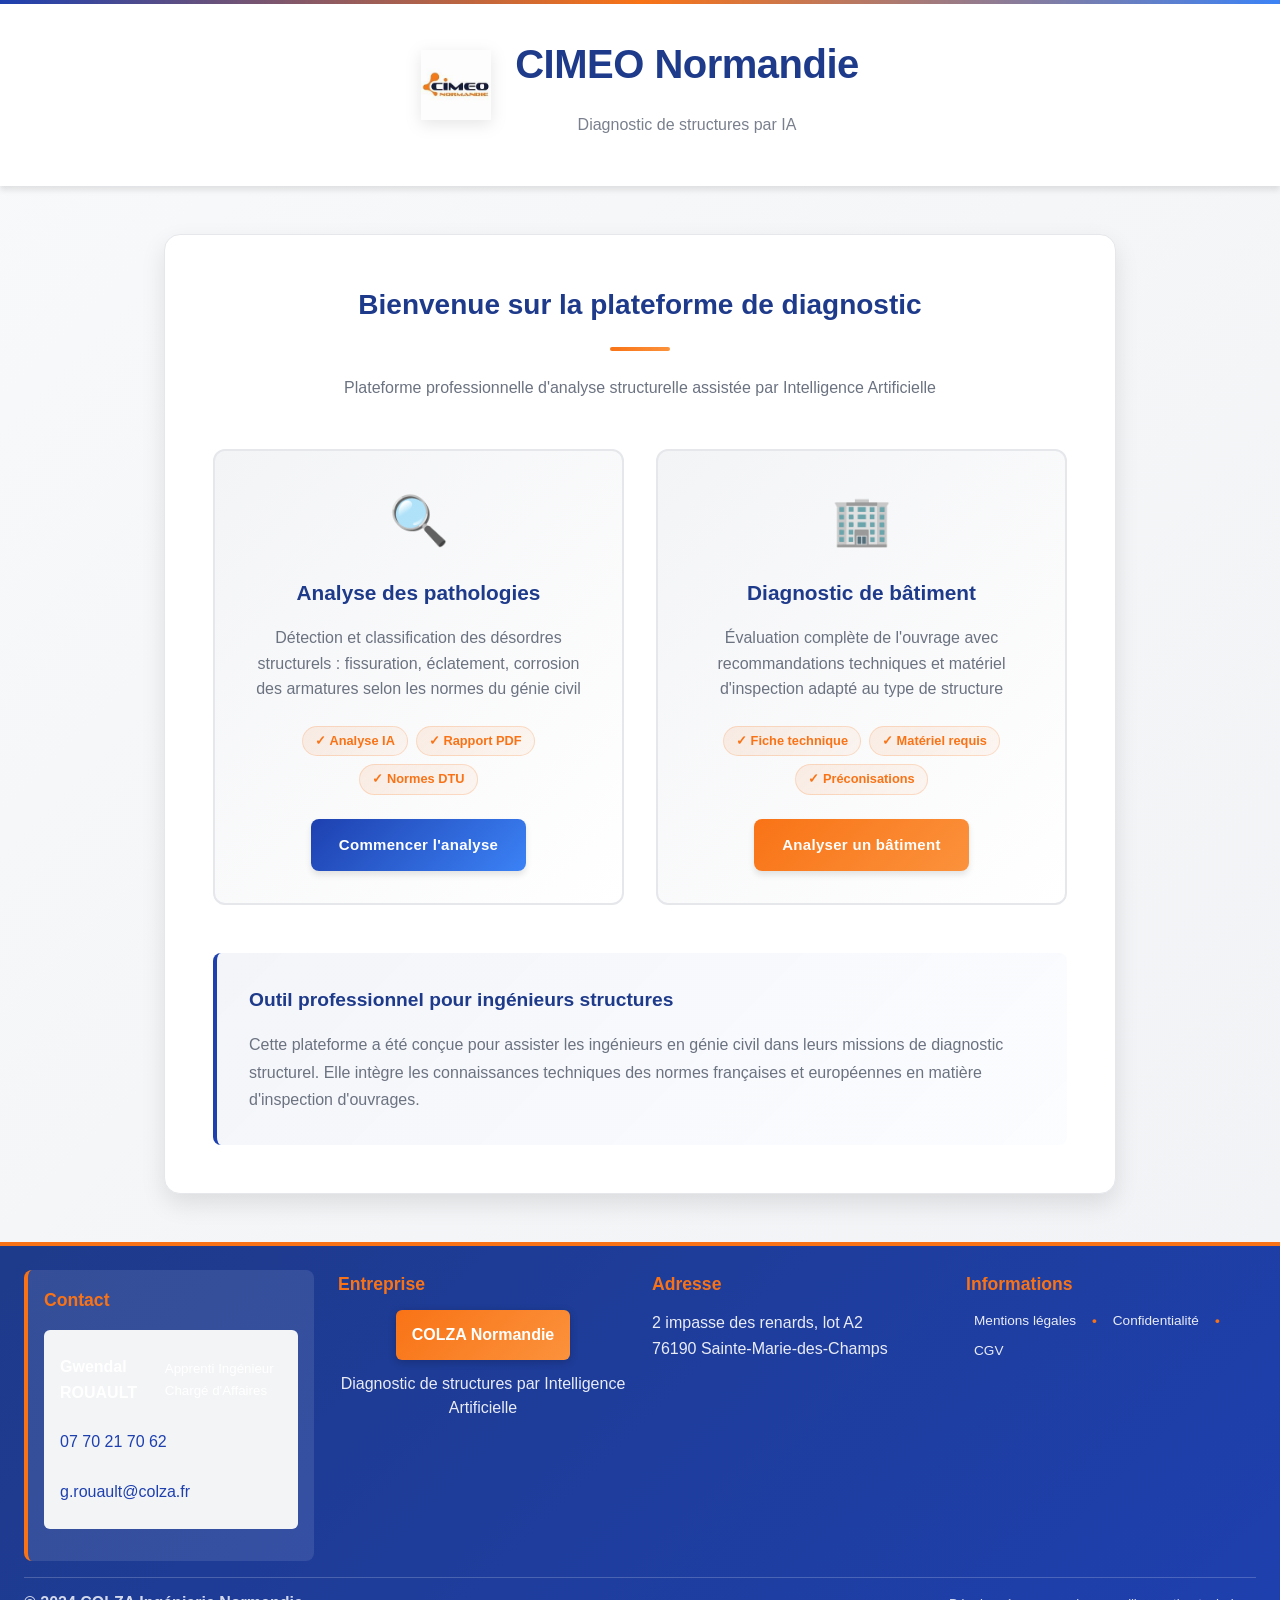
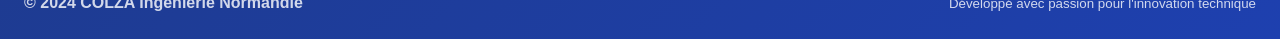
<file: index.html>
<!DOCTYPE html>
<html lang="fr">
<head>
  <meta charset="utf-8">
  <meta name="viewport" content="width=device-width, initial-scale=1.0">
  <title>CIMEO Normandie - Diagnostic de structures par IA</title>
  <link rel="stylesheet" href="assets/style.css">
  <script src="assets/footer.js"></script>
</head>
<body>
  <!-- Header -->
  <div class="header">
    <a href="index.html" class="logo-link">
      <div class="logo">
        <img src="assets/logo_cimeo_normandie.png" alt="CIMEO Normandie" class="logo-image">
        <div>
          <div class="company-name">CIMEO Normandie</div>
          <div class="company-tagline">Diagnostic de structures par IA</div>
        </div>
      </div>
    </a>
  </div>

  <!-- Main Container -->
  <div class="container">
    <div class="main-card">
      <h2 class="section-title">Bienvenue sur la plateforme de diagnostic</h2>
      <p class="intro-text">Plateforme professionnelle d'analyse structurelle assistée par Intelligence Artificielle</p>
      
      <div class="home-grid">
        <!-- Card 1: Analyse des pathologies -->
        <div class="home-card">
          <div class="card-icon">🔍</div>
          <h3>Analyse des pathologies</h3>
          <p>Détection et classification des désordres structurels : fissuration, éclatement, corrosion des armatures selon les normes du génie civil</p>
          <div class="card-features">
            <span class="feature-tag">✓ Analyse IA</span>
            <span class="feature-tag">✓ Rapport PDF</span>
            <span class="feature-tag">✓ Normes DTU</span>
          </div>
          <a href="desordres.html" class="btn btn-primary">Commencer l'analyse</a>
        </div>

        <!-- Card 2: Analyse de bâtiment -->
        <div class="home-card">
          <div class="card-icon">🏢</div>
          <h3>Diagnostic de bâtiment</h3>
          <p>Évaluation complète de l'ouvrage avec recommandations techniques et matériel d'inspection adapté au type de structure</p>
          <div class="card-features">
            <span class="feature-tag">✓ Fiche technique</span>
            <span class="feature-tag">✓ Matériel requis</span>
            <span class="feature-tag">✓ Préconisations</span>
          </div>
          <a href="batiment.html" class="btn btn-secondary">Analyser un bâtiment</a>
        </div>
      </div>

      <!-- Info Section -->
      <div class="info-section">
        <h3>Outil professionnel pour ingénieurs structures</h3>
        <p>Cette plateforme a été conçue pour assister les ingénieurs en génie civil dans leurs missions de diagnostic structurel. Elle intègre les connaissances techniques des normes françaises et européennes en matière d'inspection d'ouvrages.</p>
      </div>
    </div>
  </div>

  <!-- Le footer sera automatiquement ajouté par footer.js -->
</body>
</html>
</file>
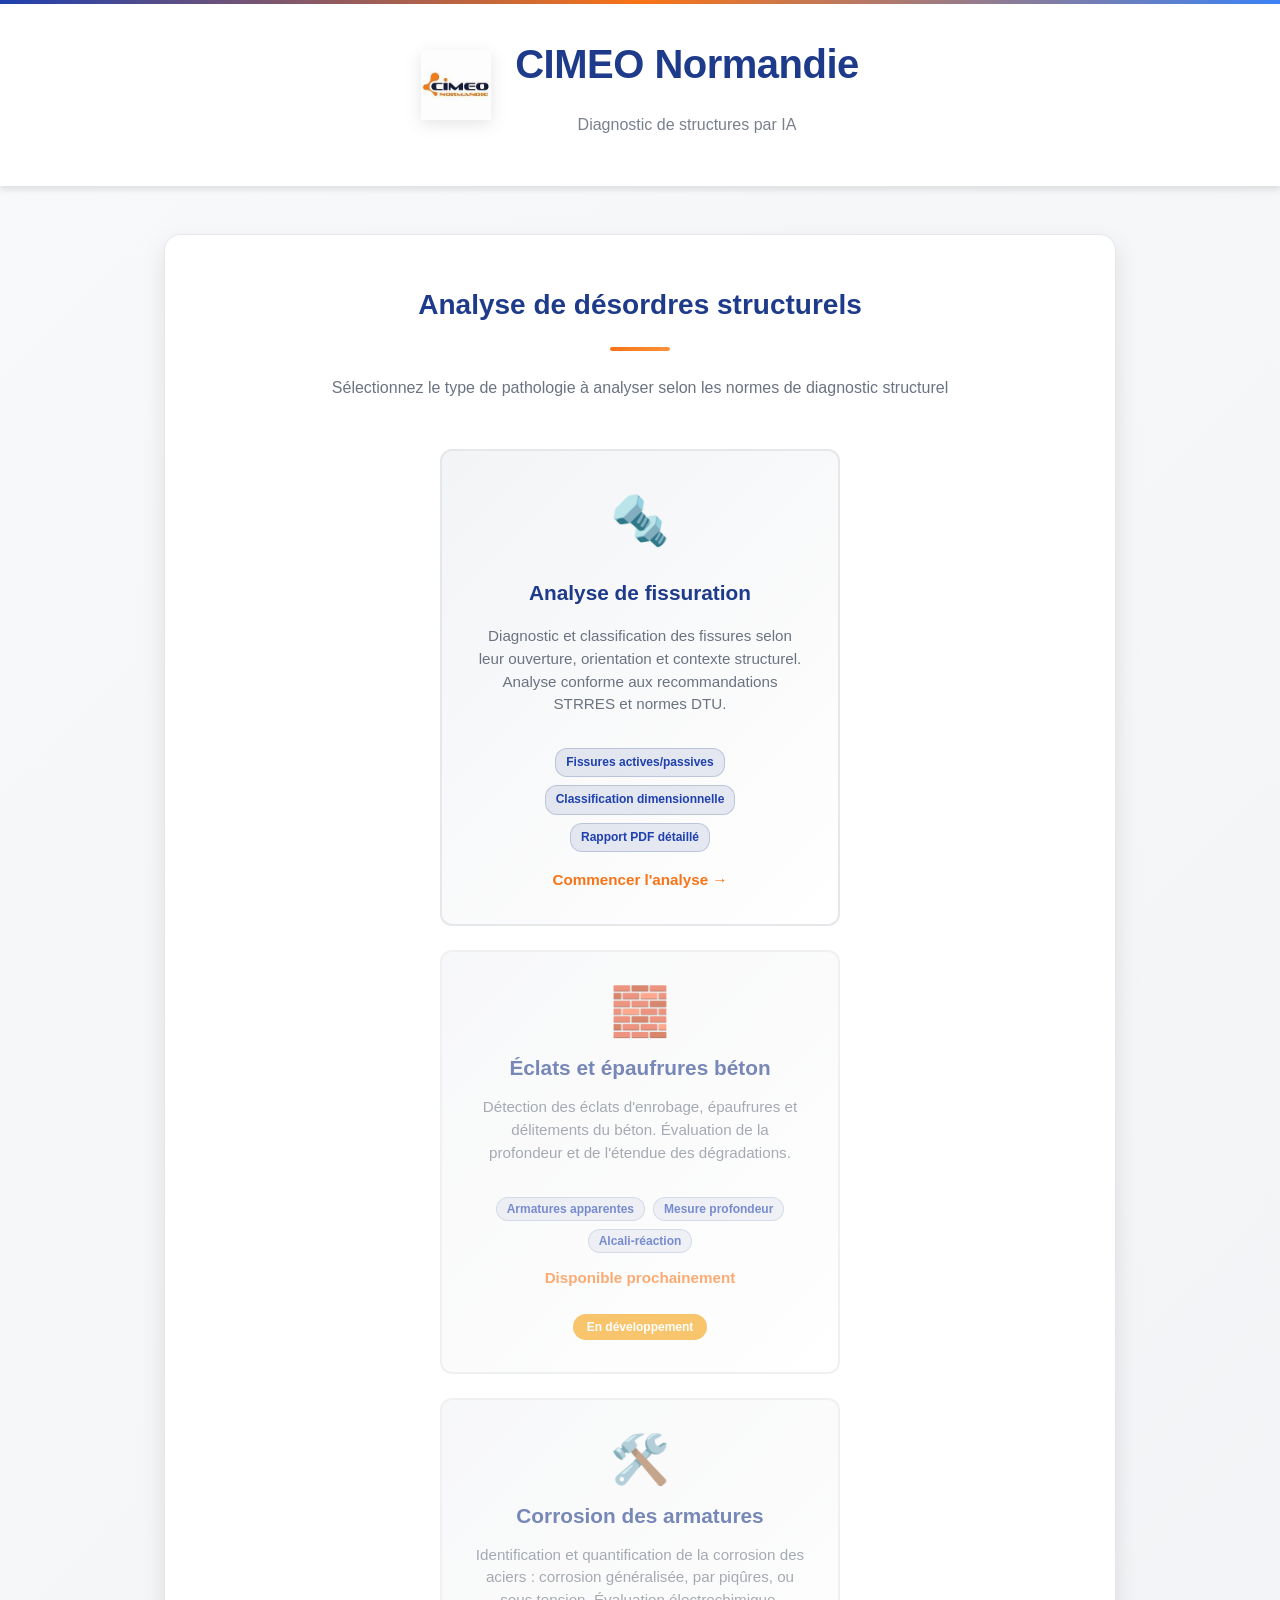
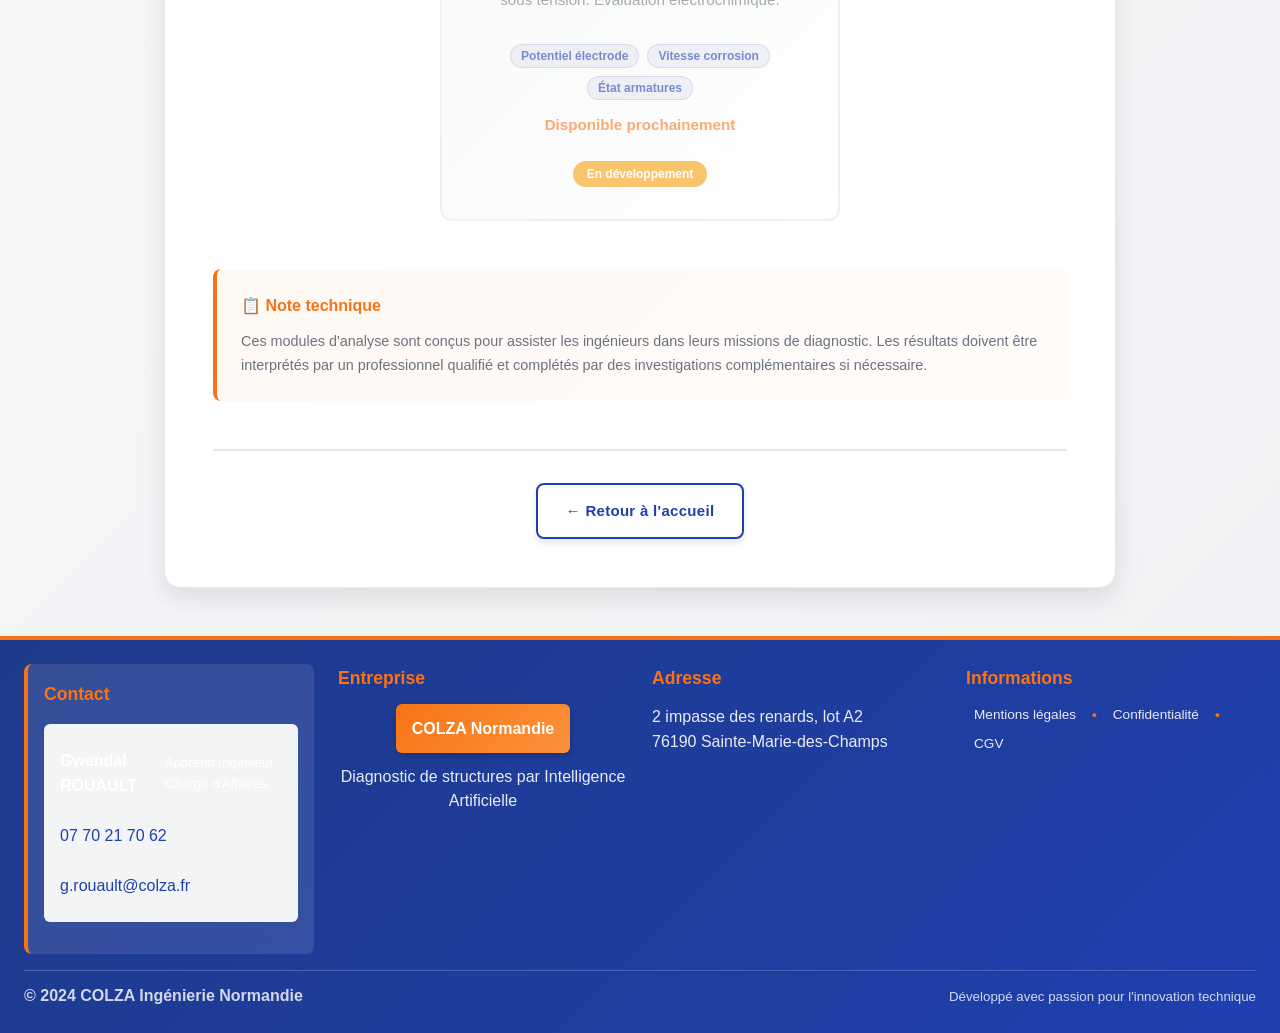
<file: desordres.html>
<!DOCTYPE html>
<html lang="fr">
<head>
  <meta charset="utf-8">
  <meta name="viewport" content="width=device-width, initial-scale=1.0">
  <title>CIMEO Normandie - Analyse de désordres</title>
  <link rel="stylesheet" href="assets/style.css">
  <script src="assets/footer.js"></script>
</head>
<body>
  <!-- Header -->
  <div class="header">
    <a href="index.html" class="logo-link">
      <div class="logo">
        <img src="assets/logo_cimeo_normandie.png" alt="CIMEO Normandie" class="logo-image">
        <div>
          <div class="company-name">CIMEO Normandie</div>
          <div class="company-tagline">Diagnostic de structures par IA</div>
        </div>
      </div>
    </a>
  </div>

  <!-- Main Container -->
  <div class="container">
    <div class="main-card">
      <h2 class="section-title">Analyse de désordres structurels</h2>
      <p class="intro-text">Sélectionnez le type de pathologie à analyser selon les normes de diagnostic structurel</p>

      <!-- Analysis Buttons -->
      <div class="analysis-buttons">
        <!-- Fissures -->
        <a href="fissure.html" class="analysis-card">
          <div class="analysis-icon">🔩</div>
          <h3>Analyse de fissuration</h3>
          <p>Diagnostic et classification des fissures selon leur ouverture, orientation et contexte structurel. Analyse conforme aux recommandations STRRES et normes DTU.</p>
          <div class="analysis-features">
            <span class="analysis-tag">Fissures actives/passives</span>
            <span class="analysis-tag">Classification dimensionnelle</span>
            <span class="analysis-tag">Rapport PDF détaillé</span>
          </div>
          <div class="analysis-link">Commencer l'analyse →</div>
        </a>

        <!-- Éclats béton -->
        <button class="analysis-card disabled" disabled title="Module en développement">
          <div class="analysis-icon">🧱</div>
          <h3>Éclats et épaufrures béton</h3>
          <p>Détection des éclats d'enrobage, épaufrures et délitements du béton. Évaluation de la profondeur et de l'étendue des dégradations.</p>
          <div class="analysis-features">
            <span class="analysis-tag">Armatures apparentes</span>
            <span class="analysis-tag">Mesure profondeur</span>
            <span class="analysis-tag">Alcali-réaction</span>
          </div>
          <div class="analysis-link">Disponible prochainement</div>
          <span class="badge">En développement</span>
        </button>

        <!-- Corrosion -->
        <button class="analysis-card disabled" disabled title="Module en développement">
          <div class="analysis-icon">🛠️</div>
          <h3>Corrosion des armatures</h3>
          <p>Identification et quantification de la corrosion des aciers : corrosion généralisée, par piqûres, ou sous tension. Évaluation électrochimique.</p>
          <div class="analysis-features">
            <span class="analysis-tag">Potentiel électrode</span>
            <span class="analysis-tag">Vitesse corrosion</span>
            <span class="analysis-tag">État armatures</span>
          </div>
          <div class="analysis-link">Disponible prochainement</div>
          <span class="badge">En développement</span>
        </button>
      </div>

      <!-- Technical Note -->
      <div class="technical-note">
        <h4>📋 Note technique</h4>
        <p>Ces modules d'analyse sont conçus pour assister les ingénieurs dans leurs missions de diagnostic. Les résultats doivent être interprétés par un professionnel qualifié et complétés par des investigations complémentaires si nécessaire.</p>
      </div>

      <!-- Back Button -->
      <div class="action-footer">
        <a href="index.html" class="btn btn-outline">← Retour à l'accueil</a>
      </div>
    </div>
  </div>

  <!-- Le footer sera automatiquement ajouté par footer.js -->
</body>
</html>
</file>
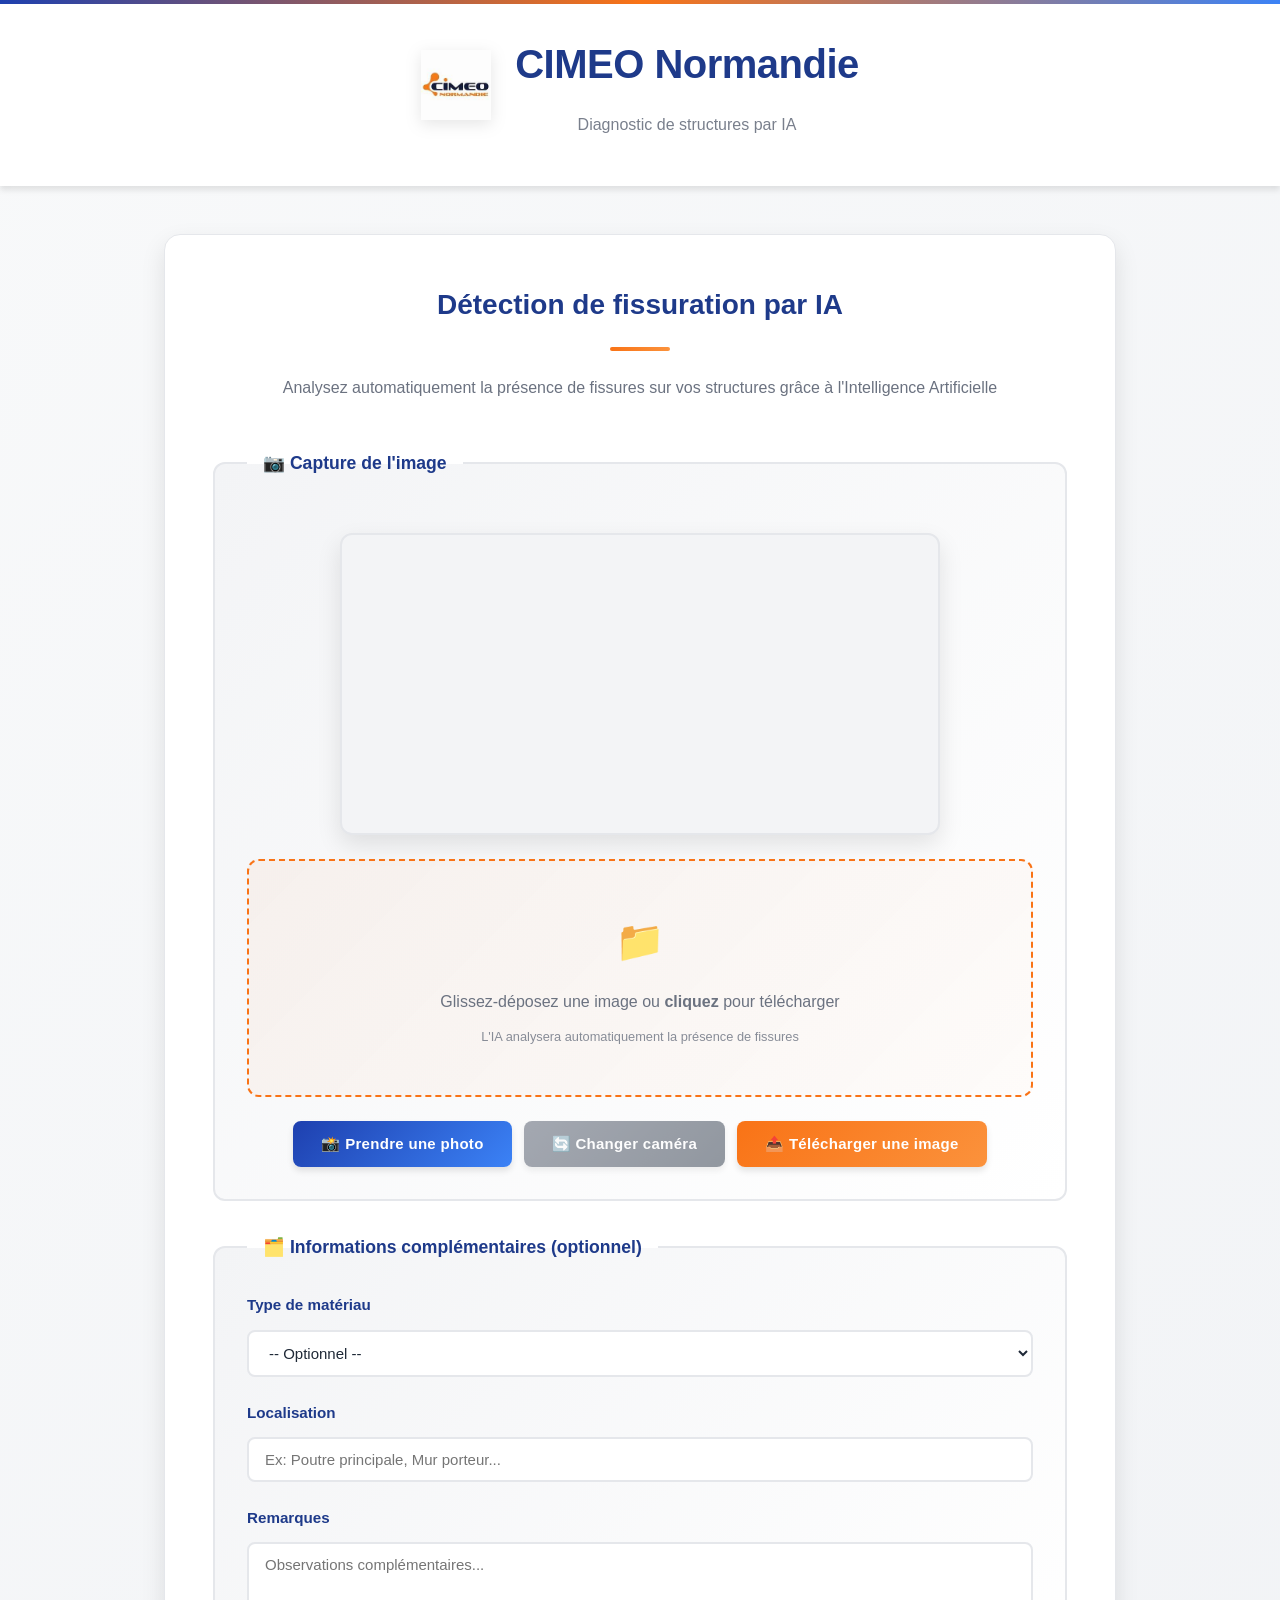
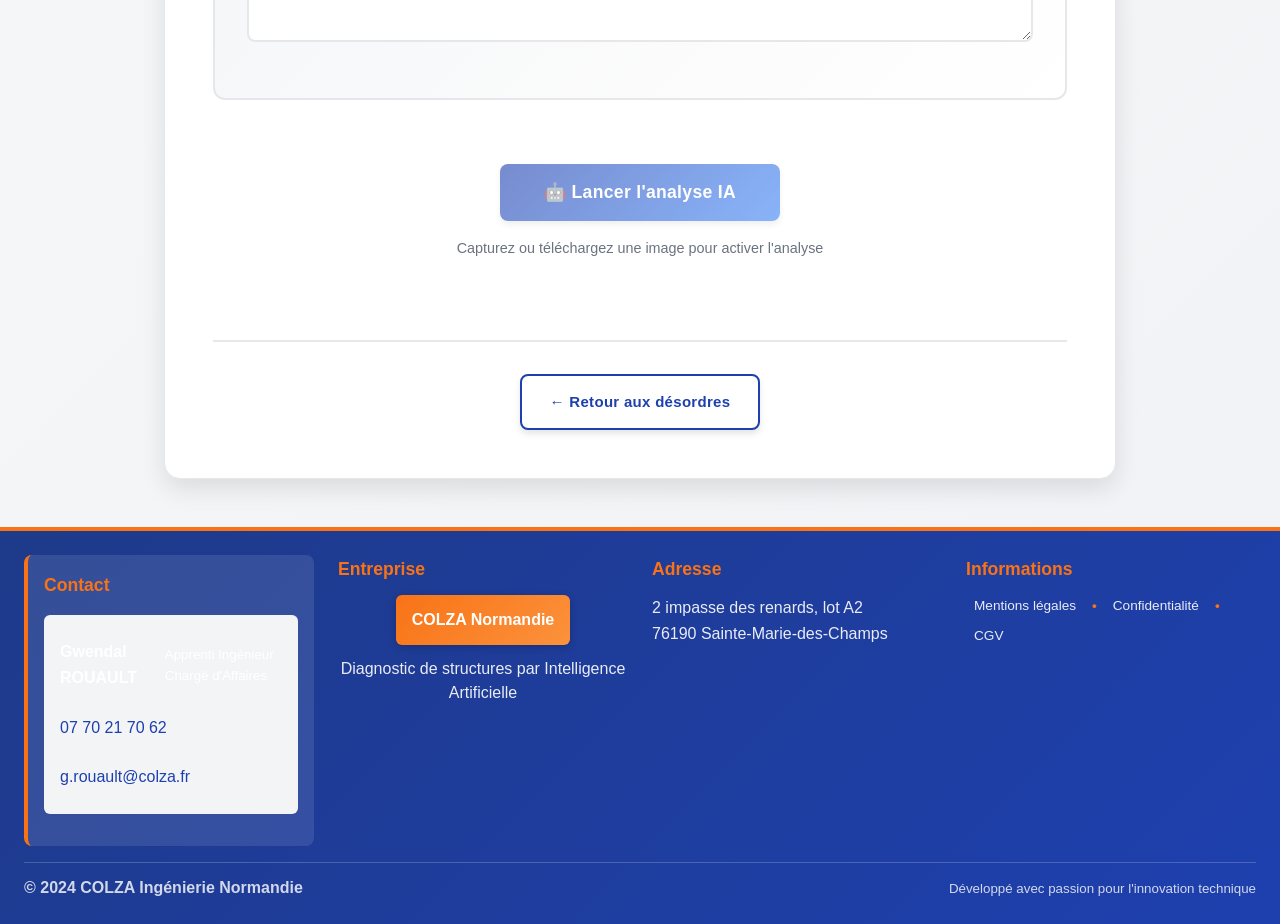
<file: fissure.html>
<!DOCTYPE html>
<html lang="fr">
<head>
  <meta charset="utf-8">
  <meta name="viewport" content="width=device-width, initial-scale=1.0">
  <title>CIMEO Normandie - Analyse de fissures par IA</title>
  <link rel="stylesheet" href="assets/style.css">
  <script src="assets/footer.js"></script>
  <style>
    /* Styles supplémentaires pour les contrôles de caméra */
    .camera-controls {
      display: flex;
      gap: 12px;
      margin-top: 16px;
      justify-content: center;
      flex-wrap: wrap;
    }

    .camera-controls .btn {
      min-width: 160px;
    }

    .btn-camera-switch {
      background: linear-gradient(135deg, #6b7280, #4b5563);
      color: white;
      position: relative;
      overflow: hidden;
    }

    .btn-camera-switch:hover:not(:disabled) {
      transform: translateY(-2px);
      box-shadow: 0 8px 25px rgba(107, 114, 128, 0.3);
    }

    .btn-camera-switch:disabled {
      opacity: 0.6;
      cursor: not-allowed;
    }

    /* Camera Status */
    .camera-status {
      display: flex;
      align-items: center;
      gap: 8px;
      padding: 8px 16px;
      background: linear-gradient(135deg, #dbeafe, #bfdbfe);
      border-radius: 20px;
      font-size: 0.875rem;
      font-weight: 500;
      color: #1e40af;
      margin-top: 12px;
      justify-content: center;
    }

    /* Styles pour l'état de prise de photo */
    .photo-taken {
      border-color: #059669 !important;
      box-shadow: 0 0 0 3px rgba(5, 150, 105, 0.1);
    }

    .media-element.photo-taken {
      border-color: #059669;
    }

    /* States pour les boutons */
    .btn:disabled {
      opacity: 0.6;
      cursor: not-allowed;
      transform: none !important;
    }

    /* Responsive pour mobile */
    @media (max-width: 768px) {
      .camera-controls {
        flex-direction: column;
        align-items: center;
        gap: 8px;
      }

      .camera-controls .btn {
        width: 100%;
        max-width: 300px;
      }
    }
  </style>
</head>
<body>
  <!-- Header -->
  <div class="header">
    <a href="index.html" class="logo-link">
      <div class="logo">
        <img src="assets/logo_cimeo_normandie.png" alt="CIMEO Normandie" class="logo-image">
        <div>
          <div class="company-name">CIMEO Normandie</div>
          <div class="company-tagline">Diagnostic de structures par IA</div>
        </div>
      </div>
    </a>
  </div>

  <!-- Main Container -->
  <div class="container">
    <div class="main-card">
      <h2 class="section-title">Détection de fissuration par IA</h2>
      <p class="intro-text">Analysez automatiquement la présence de fissures sur vos structures grâce à l'Intelligence Artificielle</p>

      <!-- Section d'analyse -->
      <div class="ai-analysis-section">
        
        <!-- Étape 1: Capture/Upload Image -->
        <fieldset class="form-section">
          <legend>📷 Capture de l'image</legend>
          
          <video id="fissureWebcam" class="media-element" autoplay playsinline muted></video>
          <canvas id="fissureCanvas" style="display:none;"></canvas>
          <img id="fissureImage" class="media-element uploaded-image" alt="Photo à analyser" style="display:none;">

          <div class="upload-area" id="fissureUpload">
            <div class="upload-icon">📁</div>
            <p>Glissez-déposez une image ou <strong>cliquez</strong> pour télécharger</p>
            <span class="upload-hint">L'IA analysera automatiquement la présence de fissures</span>
          </div>

          <!-- Nouveaux contrôles caméra -->
          <div class="camera-controls">
            <button type="button" id="captureBtn" class="btn btn-primary">
              📸 Prendre une photo
            </button>
            <button type="button" id="switchCameraBtn" class="btn btn-camera-switch" disabled>
              🔄 Changer caméra
            </button>
            <button type="button" id="uploadBtn" class="btn btn-secondary">
              📤 Télécharger une image
            </button>
            <input type="file" id="fileInput" accept="image/*" style="display:none;">
          </div>

          <!-- Indicateur de caméra active -->
          <div id="cameraStatus" class="camera-status" style="display:none;">
            <span id="cameraLabel">📹 Caméra : Arrière</span>
          </div>
        </fieldset>

        <!-- Étape 2: Informations complémentaires (optionnel) -->
        <fieldset class="form-section">
          <legend>🗂️ Informations complémentaires (optionnel)</legend>
          
          <div class="form-group">
            <label for="materialType">Type de matériau</label>
            <select id="materialType" name="materialType">
              <option value="">-- Optionnel --</option>
              <option value="beton">Béton armé / précontraint</option>
              <option value="acier">Acier / Métallique</option>
              <option value="bois">Bois / Charpente</option>
              <option value="maconnerie">Maçonnerie</option>
            </select>
          </div>

          <div class="form-group">
            <label for="location">Localisation</label>
            <input type="text" id="location" name="location" placeholder="Ex: Poutre principale, Mur porteur...">
          </div>

          <div class="form-group">
            <label for="notes">Remarques</label>
            <textarea id="notes" name="notes" placeholder="Observations complémentaires..." rows="3"></textarea>
          </div>
        </fieldset>

        <!-- Bouton d'analyse -->
        <div class="analysis-action">
          <button type="button" id="analyzeBtn" class="btn btn-primary btn-large" disabled>
            🤖 Lancer l'analyse IA
          </button>
          <p class="analysis-hint">Capturez ou téléchargez une image pour activer l'analyse</p>
        </div>

        <!-- Loading -->
        <div id="loadingSection" class="loading-section" style="display:none;">
          <div class="loading-spinner"></div>
          <p>Analyse en cours par Intelligence Artificielle...</p>
          <p class="loading-detail">Détection des fissures, classification, mesure d'ouverture...</p>
        </div>

        <!-- Résultats -->
        <div id="resultSection" class="result-section" style="display:none;">
          
          <!-- Aucune fissure détectée -->
          <div id="noFissureResult" style="display:none;">
            <div class="result-icon no-detection">❌</div>
            <h3>Aucune fissure détectée</h3>
            <p>L'analyse par IA n'a pas détecté de fissuration significative sur cette image.</p>
            <div class="result-note">
              <strong>Recommandations :</strong>
              <ul>
                <li>Vérifiez la qualité et la résolution de l'image</li>
                <li>Assurez-vous que la zone à analyser est bien visible</li>
                <li>Réessayez avec un autre angle de vue si nécessaire</li>
              </ul>
            </div>
            <button type="button" id="retryBtn" class="btn btn-outline" style="margin-top: 20px;">
              🔄 Analyser une autre image
            </button>
          </div>

          <!-- Fissure détectée -->
          <div id="fissureResult" style="display:none;">
            <div class="result-icon detection-success">✅</div>
            <h3>Fissure détectée</h3>
            <p>L'Intelligence Artificielle a identifié une fissuration sur la structure analysée.</p>
            
            <!-- Résultats de l'analyse IA -->
            <div class="ai-results">
              <h4>📊 Résultats de l'analyse IA</h4>
              <div class="ai-metrics">
                <div class="metric-card">
                  <div class="metric-label">Confiance de détection</div>
                  <div class="metric-value" id="confidence">--</div>
                </div>
                <div class="metric-card">
                  <div class="metric-label">Type estimé</div>
                  <div class="metric-value" id="fissureType">--</div>
                </div>
              </div>
            </div>

            <!-- Informations complémentaires si renseignées -->
            <div id="additionalInfo" class="additional-info" style="display:none;">
              <h4>📝 Informations complémentaires</h4>
              <p><strong>Matériau :</strong> <span id="resultMaterial"></span></p>
              <p><strong>Localisation :</strong> <span id="resultLocation"></span></p>
              <p><strong>Remarques :</strong> <span id="resultNotes"></span></p>
            </div>

            <!-- Lien vers le PDF -->
            <div class="pdf-download-section">
              <h4>📄 Guide technique de diagnostic</h4>
              <p>Pour une analyse détaillée et les recommandations d'intervention, consultez le guide complet :</p>
              <a href="https://gwendalrouault0-oss.github.io/Guide-sur-les-pathologies-des-ouvrages---CIMEO/pdf/Fissuration.pdf" 
                 target="_blank" 
                 class="btn btn-primary btn-large" 
                 style="margin-top: 15px;">
                📥 Télécharger le Guide de diagnostic des fissures (PDF)
              </a>
            </div>

            <div class="result-actions">
              <button type="button" id="newAnalysisBtn" class="btn btn-outline">
                🔄 Nouvelle analyse
              </button>
            </div>
          </div>
        </div>

      </div>

      <!-- Retour -->
      <div class="action-footer">
        <a href="desordres.html" class="btn btn-outline">← Retour aux désordres</a>
      </div>
    </div>
  </div>

  <!-- Scripts -->
  <script>
    const webcam = document.getElementById('fissureWebcam');
    const canvas = document.getElementById('fissureCanvas');
    const ctx = canvas.getContext('2d');
    const imageElement = document.getElementById('fissureImage');
    const analyzeBtn = document.getElementById('analyzeBtn');
    const loadingSection = document.getElementById('loadingSection');
    const resultSection = document.getElementById('resultSection');
    const cameraStatus = document.getElementById('cameraStatus');
    const cameraLabel = document.getElementById('cameraLabel');

    let stream = null;
    let currentImageData = null;
    let isMobile = /Android|webOS|iPhone|iPad|iPod|BlackBerry|IEMobile|Opera Mini/i.test(navigator.userAgent);
    let photoTaken = false;
    let isAnalyzing = false;
    let isBackCamera = true; // true = arrière, false = avant

    // Initialiser la webcam
    async function setupWebcam() {
      try {
        if (!navigator.mediaDevices?.getUserMedia) return;

        if (stream) {
          stream.getTracks().forEach(track => track.stop());
        }

        const constraints = {
          video: { 
            width: { ideal: isMobile ? 1280 : 1920 },
            height: { ideal: isMobile ? 720 : 1080 },
            facingMode: isBackCamera ? 'environment' : 'user'
          } 
        };

        stream = await navigator.mediaDevices.getUserMedia(constraints);
        webcam.srcObject = stream;
        await webcam.play();

        // Mettre à jour le statut de la caméra
        cameraStatus.style.display = 'flex';
        cameraLabel.textContent = isBackCamera ? '📹 Caméra arrière' : '📹 Caméra frontale';
        
        // Activer le bouton de changement de caméra
        document.getElementById('switchCameraBtn').disabled = false;

      } catch (error) {
        console.warn('Accès webcam non disponible', error);
        // Fallback
        try {
          const fallbackConstraints = {
            video: { 
              width: { ideal: 640 },
              height: { ideal: 480 }
            }
          };
          stream = await navigator.mediaDevices.getUserMedia(fallbackConstraints);
          webcam.srcObject = stream;
          await webcam.play();
          
          cameraStatus.style.display = 'flex';
          cameraLabel.textContent = '📹 Caméra par défaut';
          document.getElementById('switchCameraBtn').disabled = false;
        } catch (fallbackError) {
          console.warn('Fallback camera failed', fallbackError);
          document.getElementById('switchCameraBtn').disabled = true;
        }
      }
    }

    // Changer de caméra
    document.getElementById('switchCameraBtn').addEventListener('click', async (e) => {
      e.preventDefault();
      if (photoTaken) return;
      
      // Basculer entre arrière et avant
      isBackCamera = !isBackCamera;
      console.log('Changement vers caméra:', isBackCamera ? 'arrière' : 'avant');
      
      // Réinitialiser la webcam avec la nouvelle caméra
      await setupWebcam();
    });

    // Capturer depuis webcam
    document.getElementById('captureBtn').addEventListener('click', (e) => {
      e.preventDefault();
      
      if (photoTaken && !isAnalyzing) {
        // Si une photo a déjà été prise et qu'on n'est pas en train d'analyser, on analyse
        performAIAnalysis();
        return;
      }
      
      if (!stream) {
        alert('Caméra non disponible');
        return;
      }
      
      // Prendre la photo
      canvas.width = webcam.videoWidth;
      canvas.height = webcam.videoHeight;
      ctx.drawImage(webcam, 0, 0);
      const imageData = canvas.toDataURL('image/jpeg', 0.95);
      imageElement.src = imageData;
      currentImageData = imageData;
      
      // Afficher l'image et masquer la webcam
      imageElement.style.display = 'block';
      imageElement.classList.add('photo-taken');
      webcam.style.display = 'none';
      cameraStatus.style.display = 'none';
      
      // Marquer qu'une photo a été prise
      photoTaken = true;
      analyzeBtn.disabled = false;
      
      // Changer le texte du bouton
      document.getElementById('captureBtn').textContent = '🔍 Analyser avec cette photo';
      
      // Désactiver le bouton de changement de caméra
      document.getElementById('switchCameraBtn').disabled = true;
    });

    // Upload fichier
    document.getElementById('uploadBtn').addEventListener('click', () => {
      document.getElementById('fileInput').click();
    });

    document.getElementById('fissureUpload').addEventListener('click', () => {
      document.getElementById('fileInput').click();
    });

    document.getElementById('fileInput').addEventListener('change', (e) => {
      const file = e.target.files[0];
      if (!file || !file.type.startsWith('image/')) {
        alert('Veuillez sélectionner une image valide');
        return;
      }
      const reader = new FileReader();
      reader.onload = (ev) => {
        imageElement.src = ev.target.result;
        currentImageData = ev.target.result;
        imageElement.style.display = 'block';
        imageElement.classList.add('photo-taken');
        webcam.style.display = 'none';
        cameraStatus.style.display = 'none';
        
        photoTaken = true;
        analyzeBtn.disabled = false;
        document.getElementById('captureBtn').textContent = '🔍 Analyser avec cette photo';
        document.getElementById('switchCameraBtn').disabled = true;
      };
      reader.readAsDataURL(file);
    });

    // Drag & Drop
    const uploadArea = document.getElementById('fissureUpload');
    uploadArea.addEventListener('dragover', (e) => {
      e.preventDefault();
      uploadArea.classList.add('dragover');
    });

    uploadArea.addEventListener('dragleave', () => {
      uploadArea.classList.remove('dragover');
    });

    uploadArea.addEventListener('drop', (e) => {
      e.preventDefault();
      uploadArea.classList.remove('dragover');
      const file = e.dataTransfer.files[0];
      if (file && file.type.startsWith('image/')) {
        const reader = new FileReader();
        reader.onload = (ev) => {
          imageElement.src = ev.target.result;
          currentImageData = ev.target.result;
          imageElement.style.display = 'block';
          imageElement.classList.add('photo-taken');
          webcam.style.display = 'none';
          cameraStatus.style.display = 'none';
          
          photoTaken = true;
          analyzeBtn.disabled = false;
          document.getElementById('captureBtn').textContent = '🔍 Analyser avec cette photo';
          document.getElementById('switchCameraBtn').disabled = true;
        };
        reader.readAsDataURL(file);
      }
    });

    // Analyse IA
    analyzeBtn.addEventListener('click', async () => {
      if (!currentImageData) return;

      // Afficher loading
      loadingSection.style.display = 'block';
      resultSection.style.display = 'none';
      
      // Scroll vers loading
      setTimeout(() => {
        loadingSection.scrollIntoView({ behavior: 'smooth', block: 'center' });
      }, 100);

      // Lancer l'analyse
      setTimeout(() => {
        performAIAnalysis();
      }, 3000);
    });

    // Fonction d'analyse IA (à remplacer par ton vrai modèle)
    function performAIAnalysis() {
      if (!currentImageData) return;
      
      isAnalyzing = true;
      
      // SIMULATION - Remplace cette partie par ton API/modèle IA réel
      const fissureDetected = Math.random() > 0.3; // 70% de chance de détecter
      
      loadingSection.style.display = 'none';
      resultSection.style.display = 'block';
      resultSection.classList.add('show');

      if (fissureDetected) {
        // Fissure détectée
        document.getElementById('noFissureResult').style.display = 'none';
        document.getElementById('fissureResult').style.display = 'block';

        // Résultats simulés (remplacer par vrais résultats IA)
        document.getElementById('confidence').textContent = (85 + Math.random() * 14).toFixed(1) + '%';
        
        const types = ['Fissure fine', 'Fissure moyenne', 'Fissure large', 'Microfissure'];
        document.getElementById('fissureType').textContent = types[Math.floor(Math.random() * types.length)];

        // Infos complémentaires si renseignées
        const material = document.getElementById('materialType').value;
        const location = document.getElementById('location').value;
        const notes = document.getElementById('notes').value;

        if (material || location || notes) {
          document.getElementById('additionalInfo').style.display = 'block';
          document.getElementById('resultMaterial').textContent = material ? 
            document.querySelector(`#materialType option[value="${material}"]`).textContent : 'Non renseigné';
          document.getElementById('resultLocation').textContent = location || 'Non renseigné';
          document.getElementById('resultNotes').textContent = notes || 'Aucune';
        }

      } else {
        // Aucune fissure
        document.getElementById('noFissureResult').style.display = 'block';
        document.getElementById('fissureResult').style.display = 'none';
      }

      // L'analyse garde automatiquement la photo (pas de reset automatique)
      isAnalyzing = false;

      // Scroll vers résultat
      setTimeout(() => {
        resultSection.scrollIntoView({ behavior: 'smooth', block: 'start' });
      }, 100);
    }

    // Fonction pour réinitialiser l'analyse
    function resetAnalysis() {
      photoTaken = false;
      isAnalyzing = false;
      currentImageData = null;
      
      // Remettre l'interface dans l'état initial
      imageElement.style.display = 'none';
      imageElement.classList.remove('photo-taken');
      webcam.style.display = 'block';
      cameraStatus.style.display = 'flex';
      
      // Remettre les boutons dans l'état initial
      document.getElementById('captureBtn').textContent = '📸 Prendre une photo';
      document.getElementById('switchCameraBtn').disabled = false;
      analyzeBtn.disabled = true;
      
      // Réinitialiser les résultats
      resultSection.style.display = 'none';
      loadingSection.style.display = 'none';
      
      // Réinitialiser le formulaire
      document.getElementById('materialType').value = '';
      document.getElementById('location').value = '';
      document.getElementById('notes').value = '';
      
      // Réinitialiser la caméra
      isBackCamera = true;
      setupWebcam();
      
      // Scroll vers le haut
      window.scrollTo({ top: 0, behavior: 'smooth' });
    }

    // Boutons de réinitialisation
    document.getElementById('retryBtn')?.addEventListener('click', resetAnalysis);
    document.getElementById('newAnalysisBtn')?.addEventListener('click', resetAnalysis);

    // Gestion responsive de l'orientation mobile
    if (isMobile) {
      window.addEventListener('orientationchange', () => {
        setTimeout(() => {
          if (stream && !photoTaken) {
            setupWebcam();
          }
        }, 500);
      });
    }

    // Initialiser
    setupWebcam();
  </script>

  <!-- Le footer sera automatiquement ajouté par footer.js -->
</body>
</html>
</file>
<file: assets/style.css>
/* ===== Reset & Base ===== */
* {
  margin: 0;
  padding: 0;
  box-sizing: border-box;
}

html {
  scroll-behavior: smooth;
}

body {
  font-family: -apple-system, BlinkMacSystemFont, 'Segoe UI', 'Roboto', 'Oxygen', 'Ubuntu', 'Cantarell', sans-serif;
  background: linear-gradient(135deg, #f8f9fa 0%, #f0f2f5 100%);
  min-height: 100vh;
  color: #2c3e50;
  line-height: 1.6;
}

a {
  text-decoration: none;
  transition: all 0.3s ease;
  color: inherit;
}

button {
  cursor: pointer;
  transition: all 0.3s ease;
  font-family: inherit;
}

/* ===== CSS Variables ===== */
:root {
  --primary: #1e40af;
  --primary-dark: #1e3a8a;
  --primary-light: #3b82f6;
  --accent: #f97316;
  --accent-light: #fb923c;
  --dark: #1f2937;
  --light: #ffffff;
  --gray: #e5e7eb;
  --gray-light: #f3f4f6;
  --gray-dark: #6b7280;
  --success: #10b981;
  --error: #ef4444;
  --warning: #f59e0b;
  
  --shadow-sm: 0 1px 2px rgba(0, 0, 0, 0.05);
  --shadow-md: 0 4px 6px rgba(0, 0, 0, 0.1);
  --shadow-lg: 0 10px 25px rgba(0, 0, 0, 0.1);
  --shadow-xl: 0 20px 40px rgba(0, 0, 0, 0.15);
  
  --spacing-xs: 8px;
  --spacing-sm: 12px;
  --spacing-md: 16px;
  --spacing-lg: 24px;
  --spacing-xl: 32px;
  --spacing-2xl: 48px;
}

/* ===== Header ===== */
.header {
  background: var(--light);
  padding: var(--spacing-xl) var(--spacing-lg);
  text-align: center;
  margin-bottom: var(--spacing-2xl);
  box-shadow: var(--shadow-md);
  position: relative;
  overflow: hidden;
}

.header::before {
  content: '';
  position: absolute;
  top: 0;
  left: 0;
  right: 0;
  height: 4px;
  background: linear-gradient(90deg, var(--primary), var(--accent), var(--primary-light));
}

.logo-link {
  display: block;
  text-decoration: none;
  color: inherit;
}

.logo {
  display: flex;
  align-items: center;
  justify-content: center;
  gap: var(--spacing-lg);
  margin-bottom: var(--spacing-md);
}

.logo-icon {
  width: 70px;
  height: 70px;
  background: linear-gradient(135deg, var(--primary), var(--primary-light));
  border-radius: 14px;
  display: flex;
  align-items: center;
  justify-content: center;
  font-size: 32px;
  color: var(--light);
  font-weight: 700;
  box-shadow: var(--shadow-lg);
  transition: transform 0.3s ease;
}

.logo-icon:hover {
  transform: translateY(-4px);
}

.logo-image {
  width: 70px;
  height: 70px;
  object-fit: contain;
  transition: transform 0.3s ease;
  filter: drop-shadow(0 4px 8px rgba(0, 0, 0, 0.1));
}

.logo-image:hover {
  transform: translateY(-4px);
}

.company-name {
  font-size: 2.5rem;
  font-weight: 700;
  color: var(--primary-dark);
  letter-spacing: -0.5px;
  margin: 0;
}

.company-tagline {
  color: var(--gray-dark);
  font-size: 1rem;
  font-weight: 500;
  margin-top: var(--spacing-md);
  opacity: 0.9;
}

/* ===== Container ===== */
.container {
  max-width: 1000px;
  margin: 0 auto;
  padding: 0 var(--spacing-lg);
}

/* ===== Main Card ===== */
.main-card {
  background: var(--light);
  border-radius: 16px;
  padding: var(--spacing-2xl);
  box-shadow: var(--shadow-lg);
  margin-bottom: var(--spacing-2xl);
  border: 1px solid var(--gray);
  transition: all 0.3s ease;
}

.main-card:hover {
  transform: translateY(-2px);
  box-shadow: var(--shadow-xl);
}

/* ===== Titles ===== */
.section-title {
  color: var(--primary-dark);
  font-size: 1.75rem;
  font-weight: 700;
  text-align: center;
  margin-bottom: var(--spacing-lg);
  position: relative;
  padding-bottom: var(--spacing-lg);
}

.section-title::after {
  content: '';
  position: absolute;
  bottom: 0;
  left: 50%;
  transform: translateX(-50%);
  width: 60px;
  height: 4px;
  background: linear-gradient(90deg, var(--accent), var(--accent-light));
  border-radius: 2px;
}

.intro-text {
  text-align: center;
  color: var(--gray-dark);
  font-size: 1rem;
  margin-bottom: var(--spacing-2xl);
}

/* ===== Home Grid ===== */
.home-grid {
  display: grid;
  grid-template-columns: repeat(auto-fit, minmax(300px, 1fr));
  gap: var(--spacing-xl);
  margin: var(--spacing-2xl) 0;
}

.home-card {
  background: linear-gradient(135deg, var(--gray-light) 0%, var(--light) 100%);
  border: 2px solid var(--gray);
  border-radius: 12px;
  padding: var(--spacing-xl);
  text-align: center;
  transition: all 0.3s ease;
  cursor: default;
}

.home-card:hover {
  border-color: var(--accent);
  transform: translateY(-4px);
  box-shadow: var(--shadow-lg);
}

.card-icon {
  font-size: 3rem;
  margin-bottom: var(--spacing-md);
  display: block;
  animation: float 3s ease-in-out infinite;
}

@keyframes float {
  0%, 100% {
    transform: translateY(0px);
  }
  50% {
    transform: translateY(-10px);
  }
}

.home-card h3 {
  color: var(--primary-dark);
  font-size: 1.3rem;
  margin-bottom: var(--spacing-md);
}

.home-card p {
  color: var(--gray-dark);
  margin-bottom: var(--spacing-lg);
  line-height: 1.6;
}

/* ===== Card Features ===== */
.card-features {
  display: flex;
  flex-wrap: wrap;
  gap: var(--spacing-xs);
  justify-content: center;
  margin-bottom: var(--spacing-lg);
}

.feature-tag {
  background: linear-gradient(135deg, rgba(249, 115, 22, 0.1), rgba(249, 115, 22, 0.05));
  color: var(--accent);
  padding: 4px 12px;
  border-radius: 20px;
  font-size: 0.8rem;
  font-weight: 600;
  border: 1px solid rgba(249, 115, 22, 0.2);
}

/* ===== Info Section ===== */
.info-section {
  margin-top: var(--spacing-2xl);
  padding: var(--spacing-xl);
  background: linear-gradient(135deg, rgba(30, 58, 138, 0.05), rgba(59, 130, 246, 0.02));
  border-left: 4px solid var(--primary);
  border-radius: 8px;
}

.info-section h3 {
  color: var(--primary-dark);
  font-size: 1.2rem;
  margin-bottom: var(--spacing-md);
}

.info-section p {
  color: var(--gray-dark);
  line-height: 1.7;
  margin: 0;
}

/* ===== Buttons ===== */
.btn {
  display: inline-flex;
  align-items: center;
  justify-content: center;
  gap: var(--spacing-sm);
  padding: 14px 28px;
  font-size: 15px;
  font-weight: 600;
  border: none;
  border-radius: 8px;
  position: relative;
  overflow: hidden;
  letter-spacing: 0.3px;
  box-shadow: var(--shadow-md);
  text-decoration: none;
  cursor: pointer;
  transition: all 0.3s ease;
}

.btn:disabled {
  opacity: 0.6;
  cursor: not-allowed;
}

.btn-primary {
  background: linear-gradient(135deg, var(--primary), var(--primary-light));
  color: var(--light);
}

.btn-primary:hover:not(:disabled) {
  transform: translateY(-3px);
  box-shadow: 0 12px 30px rgba(30, 58, 138, 0.3);
}

.btn-primary:active:not(:disabled) {
  transform: translateY(-1px);
}

.btn-secondary {
  background: linear-gradient(135deg, var(--accent), var(--accent-light));
  color: var(--light);
}

.btn-secondary:hover:not(:disabled) {
  transform: translateY(-3px);
  box-shadow: 0 12px 30px rgba(249, 115, 22, 0.3);
}

.btn-secondary:active:not(:disabled) {
  transform: translateY(-1px);
}

.btn-outline {
  background: var(--light);
  color: var(--primary);
  border: 2px solid var(--primary);
}

.btn-outline:hover:not(:disabled) {
  background: var(--primary);
  color: var(--light);
  transform: translateY(-3px);
}

/* ===== Analysis Buttons ===== */
.analysis-buttons {
  display: flex;
  flex-direction: column;
  gap: var(--spacing-lg);
  margin: var(--spacing-2xl) 0;
}

.analysis-card {
  display: flex;
  flex-direction: column;
  align-items: center;
  gap: var(--spacing-md);
  padding: var(--spacing-xl);
  background: linear-gradient(135deg, var(--gray-light) 0%, var(--light) 100%);
  border: 2px solid var(--gray);
  border-radius: 12px;
  text-align: center;
  transition: all 0.3s ease;
  cursor: pointer;
  position: relative;
  text-decoration: none;
  color: inherit;
  font-family: inherit;
  max-width: 400px;
  margin: 0 auto;
  width: 100%;
}

.analysis-card:hover:not(.disabled) {
  border-color: var(--accent);
  transform: translateY(-6px);
  box-shadow: 0 15px 35px rgba(249, 115, 22, 0.2);
}

.analysis-card.disabled {
  opacity: 0.6;
  cursor: not-allowed;
}

.analysis-icon {
  font-size: 3rem;
  animation: float 3s ease-in-out infinite;
}

.analysis-card h3 {
  color: var(--primary-dark);
  font-size: 1.3rem;
  margin: 0;
}

.analysis-card p {
  color: var(--gray-dark);
  font-size: 0.95rem;
  line-height: 1.5;
  margin: 0;
}

.analysis-link {
  color: var(--accent);
  font-weight: 600;
  font-size: 0.95rem;
  transition: all 0.3s ease;
}

.analysis-card:hover:not(.disabled) .analysis-link {
  color: var(--accent-light);
}

.analysis-features {
  display: flex;
  flex-wrap: wrap;
  gap: var(--spacing-xs);
  justify-content: center;
  margin-top: var(--spacing-md);
}

.analysis-tag {
  background: rgba(30, 58, 138, 0.1);
  color: var(--primary);
  padding: 4px 10px;
  border-radius: 12px;
  font-size: 0.75rem;
  font-weight: 600;
  border: 1px solid rgba(30, 58, 138, 0.2);
}

/* ===== Technical Note ===== */
.technical-note {
  margin-top: var(--spacing-2xl);
  padding: var(--spacing-lg);
  background: linear-gradient(135deg, rgba(249, 115, 22, 0.05), rgba(249, 115, 22, 0.02));
  border-left: 4px solid var(--accent);
  border-radius: 8px;
}

.technical-note h4 {
  color: var(--accent);
  font-size: 1rem;
  margin-bottom: var(--spacing-sm);
  display: flex;
  align-items: center;
  gap: var(--spacing-sm);
}

.technical-note p {
  color: var(--gray-dark);
  line-height: 1.6;
  margin: 0;
  font-size: 0.9rem;
}

.badge {
  display: inline-block;
  background: var(--warning);
  color: var(--light);
  padding: 6px 14px;
  border-radius: 20px;
  font-size: 0.75rem;
  font-weight: 700;
  margin-top: var(--spacing-sm);
}

/* ===== Action Footer ===== */
.action-footer {
  text-align: center;
  margin-top: var(--spacing-2xl);
  padding-top: var(--spacing-xl);
  border-top: 2px solid var(--gray);
}

/* ===== Building Form ===== */
.building-form {
  display: flex;
  flex-direction: column;
  gap: var(--spacing-xl);
}

.form-section {
  border: 2px solid var(--gray);
  border-radius: 12px;
  padding: var(--spacing-xl);
  background: linear-gradient(135deg, var(--gray-light) 0%, var(--light) 100%);
}

.form-section legend {
  font-size: 1.1rem;
  font-weight: 600;
  color: var(--primary-dark);
  padding: 0 var(--spacing-md);
}

/* ===== Media Elements ===== */
.media-element {
  width: 100%;
  max-width: 600px;
  height: auto;
  border-radius: 12px;
  border: 2px solid var(--gray);
  box-shadow: var(--shadow-lg);
  margin: var(--spacing-lg) auto;
  background: var(--gray-light);
  transition: all 0.3s ease;
  display: block;
}

.uploaded-image {
  border-color: var(--accent);
}

.media-element:hover {
  transform: scale(1.02);
  border-color: var(--accent);
  box-shadow: 0 15px 35px rgba(249, 115, 22, 0.15);
}

/* ===== Upload Area ===== */
.upload-area {
  border: 2px dashed var(--accent);
  border-radius: 12px;
  padding: var(--spacing-2xl) var(--spacing-lg);
  text-align: center;
  margin: var(--spacing-lg) 0;
  background: linear-gradient(135deg, rgba(249, 115, 22, 0.05), rgba(249, 115, 22, 0.02));
  cursor: pointer;
  transition: all 0.3s ease;
  position: relative;
}

.upload-area:hover {
  border-color: var(--primary);
  background: linear-gradient(135deg, rgba(30, 58, 138, 0.05), rgba(30, 58, 138, 0.02));
  transform: translateY(-2px);
}

.upload-area.dragover {
  border-color: var(--primary-light);
  background: linear-gradient(135deg, rgba(30, 58, 138, 0.1), rgba(59, 130, 246, 0.05));
  transform: scale(1.01);
  box-shadow: var(--shadow-md);
}

.upload-icon {
  font-size: 2.5rem;
  margin-bottom: var(--spacing-md);
}

.upload-area p {
  color: var(--gray-dark);
  margin: 0;
}

.upload-hint {
  display: block;
  margin-top: var(--spacing-sm);
  font-size: 0.8rem;
  color: var(--gray-dark);
  opacity: 0.8;
}

/* ===== Controls ===== */
.controls {
  display: flex;
  gap: var(--spacing-md);
  justify-content: center;
  flex-wrap: wrap;
  margin: var(--spacing-lg) 0;
}

/* ===== Camera Info ===== */
.camera-info {
  text-align: center;
  margin-top: 10px;
  padding: 8px 16px;
  background: linear-gradient(135deg, rgba(30, 58, 138, 0.1), rgba(59, 130, 246, 0.05));
  border-radius: 20px;
  font-size: 0.9rem;
  color: var(--primary-dark);
  font-weight: 500;
}

/* ===== Form Groups ===== */
.form-group {
  margin-bottom: var(--spacing-lg);
  display: flex;
  flex-direction: column;
}

.form-group label {
  font-weight: 600;
  color: var(--primary-dark);
  margin-bottom: var(--spacing-sm);
  font-size: 0.95rem;
}

.form-group input {
  padding: 12px 16px;
  border: 2px solid var(--gray);
  border-radius: 8px;
  font-size: 15px;
  transition: all 0.3s ease;
  font-family: inherit;
}

.form-group input:focus {
  outline: none;
  border-color: var(--accent);
  box-shadow: 0 0 0 3px rgba(249, 115, 22, 0.1);
}

.form-group input:invalid {
  border-color: var(--error);
}

.form-group select {
  padding: 12px 16px;
  border: 2px solid var(--gray);
  border-radius: 8px;
  font-size: 15px;
  transition: all 0.3s ease;
  font-family: inherit;
  background: var(--light);
  color: var(--dark);
  cursor: pointer;
}

.form-group select:focus {
  outline: none;
  border-color: var(--accent);
  box-shadow: 0 0 0 3px rgba(249, 115, 22, 0.1);
}

.form-group textarea {
  padding: 12px 16px;
  border: 2px solid var(--gray);
  border-radius: 8px;
  font-size: 15px;
  transition: all 0.3s ease;
  font-family: inherit;
  resize: vertical;
  min-height: 100px;
}

.form-group textarea:focus {
  outline: none;
  border-color: var(--accent);
  box-shadow: 0 0 0 3px rgba(249, 115, 22, 0.1);
}

/* ===== Checkbox Group ===== */
.checkbox-group {
  display: grid;
  grid-template-columns: repeat(auto-fit, minmax(180px, 1fr));
  gap: var(--spacing-md);
}

.checkbox-label {
  display: flex;
  align-items: center;
  gap: var(--spacing-sm);
  cursor: pointer;
  padding: var(--spacing-sm);
  border-radius: 8px;
  transition: all 0.3s ease;
}

.checkbox-label:hover {
  background: var(--gray-light);
}

.checkbox-label input[type="checkbox"] {
  width: 20px;
  height: 20px;
  cursor: pointer;
  accent-color: var(--accent);
}

.checkbox-label span {
  color: var(--dark);
  font-weight: 500;
}

/* ===== Form Actions ===== */
.form-actions {
  display: flex;
  gap: var(--spacing-md);
  justify-content: center;
  flex-wrap: wrap;
  margin-top: var(--spacing-2xl);
  padding-top: var(--spacing-xl);
  border-top: 2px solid var(--gray);
}

.btn-submit {
  min-width: 200px;
}

/* ===== Result Section ===== */
.result-section {
  margin-top: var(--spacing-2xl);
  padding: var(--spacing-2xl);
  border-radius: 16px;
  background: linear-gradient(135deg, #ecfdf5 0%, var(--light) 100%);
  border: 2px solid var(--success);
  display: none;
  text-align: center;
  box-shadow: 0 12px 30px rgba(16, 185, 129, 0.15);
  animation: slideUp 0.4s ease;
}

.result-section.show {
  display: block;
}

@keyframes slideUp {
  from {
    opacity: 0;
    transform: translateY(20px);
  }
  to {
    opacity: 1;
    transform: translateY(0);
  }
}

.result-icon {
  font-size: 3rem;
  margin-bottom: var(--spacing-md);
}

.result-section h3 {
  color: var(--success);
  font-size: 1.3rem;
  margin-bottom: var(--spacing-md);
}

.result-section p {
  color: var(--gray-dark);
  font-size: 0.95rem;
}

/* ===== Equipment Section ===== */
.equipment-section {
  margin-top: var(--spacing-xl);
  padding: var(--spacing-lg);
  background: linear-gradient(135deg, rgba(30, 58, 138, 0.05), rgba(59, 130, 246, 0.02));
  border-left: 4px solid var(--primary);
  border-radius: 8px;
  animation: slideDown 0.4s ease;
}

@keyframes slideDown {
  from {
    opacity: 0;
    transform: translateY(-10px);
  }
  to {
    opacity: 1;
    transform: translateY(0);
  }
}

.equipment-section h4 {
  color: var(--primary-dark);
  font-size: 1rem;
  margin-bottom: var(--spacing-md);
  display: flex;
  align-items: center;
  gap: var(--spacing-sm);
}

.equipment-intro {
  margin-bottom: var(--spacing-md);
  color: var(--gray-dark);
  font-size: 0.9rem;
  font-style: italic;
}

/* ===== Equipment Category ===== */
.equipment-category {
  margin-bottom: var(--spacing-lg);
  border: 1px solid var(--gray);
  border-radius: 8px;
  overflow: hidden;
}

.equipment-category-title {
  background: linear-gradient(135deg, rgba(30, 58, 138, 0.1), rgba(59, 130, 246, 0.05));
  color: var(--primary-dark);
  font-size: 0.95rem;
  font-weight: 600;
  margin: 0;
  padding: var(--spacing-sm) var(--spacing-md);
  border-bottom: 1px solid var(--gray);
}

.equipment-items-grid {
  display: grid;
  grid-template-columns: repeat(auto-fit, minmax(300px, 1fr));
  gap: var(--spacing-xs);
  padding: var(--spacing-sm);
  background: var(--light);
}

.equipment-checkbox-label {
  display: flex;
  align-items: flex-start;
  gap: var(--spacing-md);
  padding: var(--spacing-sm);
  border-radius: 6px;
  cursor: pointer;
  transition: all 0.3s ease;
}

.equipment-checkbox-label:hover {
  background: rgba(30, 58, 138, 0.05);
}

.equipment-checkbox {
  width: 20px;
  height: 20px;
  cursor: pointer;
  accent-color: var(--primary);
  flex-shrink: 0;
  margin-top: 2px;
}

.equipment-checkbox-label span {
  color: var(--dark);
  font-size: 0.9rem;
  line-height: 1.5;
}

.equipment-checkbox:checked + span {
  color: var(--primary);
  font-weight: 600;
}

/* ===== Download Actions ===== */
.download-actions {
  margin-top: var(--spacing-2xl);
  padding-top: var(--spacing-xl);
  border-top: 2px solid var(--gray);
  display: flex;
  gap: var(--spacing-md);
  justify-content: center;
  flex-wrap: wrap;
}

/* ===== Result Details ===== */
.result-details {
  margin-top: var(--spacing-lg);
  padding-top: var(--spacing-lg);
  border-top: 2px solid rgba(16, 185, 129, 0.3);
  text-align: left;
  display: inline-block;
  background: rgba(16, 185, 129, 0.05);
  padding: var(--spacing-lg);
  border-radius: 8px;
}

.result-details p {
  margin: var(--spacing-sm) 0;
  color: var(--dark);
}

.result-details strong {
  color: var(--success);
}

/* ===== AI Analysis Section ===== */
.ai-analysis-section {
  display: flex;
  flex-direction: column;
  gap: var(--spacing-xl);
}

.analysis-action {
  text-align: center;
  padding: var(--spacing-xl) 0;
}

.btn-large {
  padding: 18px 36px;
  font-size: 1.1rem;
  min-width: 280px;
}

.analysis-hint {
  margin-top: var(--spacing-md);
  color: var(--gray-dark);
  font-size: 0.9rem;
}

/* ===== Loading Section ===== */
.loading-section {
  text-align: center;
  padding: var(--spacing-2xl);
  background: linear-gradient(135deg, rgba(59, 130, 246, 0.05), rgba(30, 58, 138, 0.02));
  border: 2px solid var(--primary-light);
  border-radius: 16px;
  animation: pulse 2s ease-in-out infinite;
}

@keyframes pulse {
  0%, 100% {
    opacity: 1;
  }
  50% {
    opacity: 0.8;
  }
}

.loading-spinner {
  width: 60px;
  height: 60px;
  border: 4px solid var(--gray);
  border-top: 4px solid var(--primary);
  border-radius: 50%;
  animation: spin 1s linear infinite;
  margin: 0 auto var(--spacing-lg);
}

@keyframes spin {
  0% { transform: rotate(0deg); }
  100% { transform: rotate(360deg); }
}

.loading-section p {
  color: var(--primary-dark);
  font-weight: 600;
  margin: var(--spacing-sm) 0;
}

.loading-detail {
  font-size: 0.9rem;
  color: var(--gray-dark);
  font-weight: 400;
}

/* ===== AI Results ===== */
.ai-results {
  margin: var(--spacing-xl) 0;
  padding: var(--spacing-xl);
  background: linear-gradient(135deg, var(--gray-light) 0%, var(--light) 100%);
  border-radius: 12px;
  border: 2px solid var(--gray);
}

.ai-results h4 {
  color: var(--primary-dark);
  font-size: 1.1rem;
  margin-bottom: var(--spacing-lg);
  text-align: center;
}

.ai-metrics {
  display: grid;
  grid-template-columns: repeat(auto-fit, minmax(200px, 1fr));
  gap: var(--spacing-md);
}

.metric-card {
  background: var(--light);
  padding: var(--spacing-lg);
  border-radius: 8px;
  text-align: center;
  border: 2px solid var(--gray);
  transition: all 0.3s ease;
}

.metric-card:hover {
  border-color: var(--accent);
  transform: translateY(-2px);
  box-shadow: var(--shadow-md);
}

.metric-label {
  font-size: 0.85rem;
  color: var(--gray-dark);
  margin-bottom: var(--spacing-sm);
  font-weight: 500;
}

.metric-value {
  font-size: 1.4rem;
  color: var(--primary-dark);
  font-weight: 700;
}

/* ===== Additional Info ===== */
.additional-info {
  margin: var(--spacing-xl) 0;
  padding: var(--spacing-lg);
  background: rgba(249, 115, 22, 0.05);
  border-radius: 8px;
  border-left: 4px solid var(--accent);
}

.additional-info h4 {
  color: var(--accent);
  font-size: 1rem;
  margin-bottom: var(--spacing-md);
}

.additional-info p {
  margin: var(--spacing-sm) 0;
  color: var(--dark);
}

/* ===== PDF Download Section ===== */
.pdf-download-section {
  margin-top: var(--spacing-xl);
  padding: var(--spacing-lg);
  background: linear-gradient(135deg, rgba(239, 68, 68, 0.05), rgba(239, 68, 68, 0.02));
  border: 2px dashed var(--error);
  border-radius: 12px;
  text-align: center;
}

.pdf-download-section h4 {
  color: var(--error);
  font-size: 1rem;
  margin-bottom: var(--spacing-sm);
}

.pdf-download-section p {
  color: var(--gray-dark);
  margin-bottom: var(--spacing-md);
}

.result-note {
  margin-top: var(--spacing-md);
  padding: var(--spacing-md);
  background: rgba(249, 115, 22, 0.1);
  border-left: 3px solid var(--accent);
  border-radius: 4px;
  font-size: 0.9rem;
  color: var(--dark);
}

.result-note ul {
  margin-top: var(--spacing-sm);
  padding-left: var(--spacing-lg);
}

.result-note li {
  margin: var(--spacing-xs) 0;
}

/* ===== Result Icons ===== */
.result-icon.no-detection {
  color: var(--error);
  font-size: 4rem;
}

.result-icon.detection-success {
  color: var(--success);
  font-size: 4rem;
}

/* ===== Result Actions ===== */
.result-actions {
  margin-top: var(--spacing-xl);
  text-align: center;
  padding-top: var(--spacing-lg);
  border-top: 2px solid var(--gray);
}

/* ===== FOOTER PROFESSIONNEL - NOUVEAU ===== */
.footer-professional {
  background: linear-gradient(135deg, var(--primary-dark), var(--primary));
  color: var(--light);
  padding: var(--spacing-lg) 0;
  border-top: 4px solid var(--accent);
  margin-top: var(--spacing-2xl);
  width: 100vw;
  position: relative;
  left: 50%;
  right: 50%;
  margin-left: -50vw;
  margin-right: -50vw;
}

.footer-container {
  max-width: 100%;
  width: 100%;
  margin: 0;
  padding: 0 var(--spacing-lg);
}

.footer-main {
  display: grid;
  grid-template-columns: repeat(auto-fit, minmax(220px, 1fr));
  gap: var(--spacing-lg);
  margin-bottom: var(--spacing-md);
}

/* Section Contact */
.footer-contact {
  background: rgba(255, 255, 255, 0.1);
  padding: var(--spacing-md);
  border-radius: 8px;
  border-left: 4px solid var(--accent);
}

.footer-section-title {
  font-size: 1.1rem;
  font-weight: 700;
  margin-bottom: var(--spacing-sm);
  color: var(--accent);
  display: flex;
  align-items: center;
  gap: var(--spacing-sm);
}

.contact-info {
  display: flex;
  flex-direction: column;
  gap: var(--spacing-xs);
}

.contact-item {
  display: flex;
  align-items: center;
  gap: var(--spacing-sm);
  padding: var(--spacing-xs) 0;
}

.contact-icon {
  font-size: 1.1rem;
  color: var(--accent);
  width: 20px;
  text-align: center;
}

.contact-item a {
  color: var(--light);
  text-decoration: none;
  transition: color 0.3s ease;
}

.contact-item a:hover {
  color: var(--accent);
}

/* Section Entreprise */
.footer-company {
  text-align: center;
}

.company-logos {
  display: flex;
  align-items: center;
  justify-content: center;
  margin-bottom: var(--spacing-sm);
}

.logo-badge {
  background: linear-gradient(135deg, var(--accent), #fb923c);
  color: var(--light);
  padding: var(--spacing-sm) var(--spacing-md);
  border-radius: 6px;
  font-weight: 700;
  font-size: 1rem;
  box-shadow: 0 2px 8px rgba(0, 0, 0, 0.2);
  transition: transform 0.3s ease;
}

.logo-badge:hover {
  transform: translateY(-2px);
}

/* Section Services */
.footer-services ul {
  list-style: none;
  padding: 0;
  margin: 0;
}

.footer-services li {
  padding: var(--spacing-xs) 0;
  display: flex;
  align-items: center;
  gap: var(--spacing-sm);
}

.footer-services li:before {
  content: '✓';
  color: var(--accent);
  font-weight: bold;
}

/* Section Légal */
.footer-legal ul {
  list-style: none;
  padding: 0;
  margin: 0;
  display: flex;
  flex-wrap: wrap;
  justify-content: flex-start;
  gap: var(--spacing-xs);
  font-size: 0.85rem;
}

.footer-legal li {
  margin-bottom: 0;
  flex: none;
}

.footer-legal li:not(:last-child):after {
  content: '•';
  color: var(--accent);
  margin-left: var(--spacing-xs);
  font-weight: bold;
}

.footer-legal a {
  color: var(--light);
  text-decoration: none;
  transition: color 0.3s ease;
  opacity: 0.9;
  padding: var(--spacing-xs);
  border-radius: 4px;
  white-space: nowrap;
  font-size: 0.85rem;
}

.footer-legal a:hover {
  color: var(--accent);
  opacity: 1;
  background: rgba(255, 255, 255, 0.1);
}

/* Footer Bottom */
.footer-bottom {
  border-top: 1px solid rgba(255, 255, 255, 0.2);
  padding-top: var(--spacing-sm);
  text-align: center;
  color: rgba(255, 255, 255, 0.8);
}

.footer-bottom-content {
  display: flex;
  justify-content: space-between;
  align-items: center;
  flex-wrap: wrap;
  gap: var(--spacing-sm);
}

.footer-tagline {
  font-style: italic;
  opacity: 0.8;
}

.footer-year {
  font-weight: 600;
}

/* ===== USER NAVIGATION ===== */
.user-navigation {
  background: linear-gradient(135deg, rgba(30, 58, 138, 0.95), rgba(31, 41, 55, 0.95));
  padding: var(--spacing-md) var(--spacing-lg);
  display: flex;
  justify-content: space-between;
  align-items: center;
  flex-wrap: wrap;
  gap: var(--spacing-md);
  box-shadow: var(--shadow-md);
}

.nav-user-info {
  display: flex;
  flex-direction: column;
  color: var(--light);
}

.user-name {
  font-weight: 600;
  font-size: 1rem;
}

.user-type {
  font-size: 0.8rem;
  opacity: 0.8;
  color: var(--accent);
}

.nav-menu {
  display: flex;
  list-style: none;
  margin: 0;
  padding: 0;
  gap: var(--spacing-lg);
  flex-wrap: wrap;
}

.nav-menu li a {
  color: var(--light);
  text-decoration: none;
  padding: var(--spacing-sm) var(--spacing-md);
  border-radius: 6px;
  transition: all 0.3s ease;
  font-size: 0.9rem;
}

.nav-menu li a:hover {
  background: rgba(249, 115, 22, 0.2);
  color: var(--accent);
}

.logout-link {
  background: rgba(239, 68, 68, 0.2) !important;
  color: #fca5a5 !important;
}

.logout-link:hover {
  background: rgba(239, 68, 68, 0.3) !important;
  color: var(--light) !important;
}

/* ===== DASHBOARD CLIENT ===== */
.welcome-banner {
  background: linear-gradient(135deg, var(--primary), var(--primary-light));
  color: var(--light);
  padding: var(--spacing-xl);
  border-radius: 12px;
  text-align: center;
  margin-bottom: var(--spacing-xl);
  box-shadow: var(--shadow-lg);
}

.welcome-banner h1 {
  font-size: 1.8rem;
  margin-bottom: var(--spacing-sm);
  font-weight: 700;
}

.welcome-banner p {
  opacity: 0.9;
  font-size: 1rem;
  margin: 0;
}

/* Stats Grid */
.stats-grid {
  display: grid;
  grid-template-columns: repeat(auto-fit, minmax(200px, 1fr));
  gap: var(--spacing-lg);
  margin-bottom: var(--spacing-2xl);
}

.stat-card {
  background: var(--light);
  padding: var(--spacing-lg);
  border-radius: 12px;
  border: 2px solid var(--gray);
  display: flex;
  align-items: center;
  gap: var(--spacing-md);
  transition: all 0.3s ease;
  box-shadow: var(--shadow-md);
}

.stat-card:hover {
  border-color: var(--accent);
  transform: translateY(-2px);
  box-shadow: var(--shadow-lg);
}

.stat-icon {
  font-size: 2rem;
  flex-shrink: 0;
}

.stat-content h3 {
  font-size: 1.5rem;
  font-weight: 700;
  color: var(--primary-dark);
  margin: 0 0 var(--spacing-xs) 0;
}

.stat-content p {
  color: var(--gray-dark);
  margin: 0;
  font-size: 0.9rem;
}

/* Quick Actions */
.quick-actions {
  margin-bottom: var(--spacing-2xl);
}

.quick-actions h2 {
  color: var(--primary-dark);
  font-size: 1.4rem;
  margin-bottom: var(--spacing-lg);
  font-weight: 600;
}

.actions-grid {
  display: grid;
  grid-template-columns: repeat(auto-fit, minmax(250px, 1fr));
  gap: var(--spacing-lg);
}

.action-card {
  background: var(--light);
  padding: var(--spacing-lg);
  border-radius: 12px;
  border: 2px solid var(--gray);
  text-decoration: none;
  color: inherit;
  transition: all 0.3s ease;
  box-shadow: var(--shadow-md);
  text-align: center;
}

.action-card:hover {
  border-color: var(--accent);
  transform: translateY(-4px);
  box-shadow: var(--shadow-lg);
}

.action-icon {
  font-size: 2.5rem;
  margin-bottom: var(--spacing-md);
  display: block;
}

.action-card h3 {
  color: var(--primary-dark);
  font-size: 1.1rem;
  margin-bottom: var(--spacing-sm);
  font-weight: 600;
}

.action-card p {
  color: var(--gray-dark);
  font-size: 0.9rem;
  margin: 0;
}

/* Recent Diagnostics */
.recent-diagnostics {
  margin-bottom: var(--spacing-2xl);
}

.recent-diagnostics h2 {
  color: var(--primary-dark);
  font-size: 1.4rem;
  margin-bottom: var(--spacing-lg);
  font-weight: 600;
}

.diagnostics-table {
  background: var(--light);
  border-radius: 12px;
  border: 2px solid var(--gray);
  overflow: hidden;
  box-shadow: var(--shadow-md);
}

.table-header {
  display: grid;
  grid-template-columns: 1fr 1fr 1.5fr 1fr 1fr;
  gap: var(--spacing-md);
  padding: var(--spacing-md) var(--spacing-lg);
  background: var(--gray-light);
  font-weight: 600;
  color: var(--primary-dark);
  font-size: 0.9rem;
}

.table-body {
  display: flex;
  flex-direction: column;
}

.table-row {
  display: grid;
  grid-template-columns: 1fr 1fr 1.5fr 1fr 1fr;
  gap: var(--spacing-md);
  padding: var(--spacing-md) var(--spacing-lg);
  border-bottom: 1px solid var(--gray);
  align-items: center;
  transition: background 0.3s ease;
}

.table-row:hover {
  background: var(--gray-light);
}

.table-row:last-child {
  border-bottom: none;
}

.table-actions {
  display: flex;
  gap: var(--spacing-sm);
}

.btn-small {
  padding: var(--spacing-xs) var(--spacing-sm);
  font-size: 0.8rem;
  border-radius: 4px;
  border: none;
  cursor: pointer;
  transition: all 0.3s ease;
  text-decoration: none;
  display: inline-block;
}

.btn-small.btn-primary {
  background: var(--primary);
  color: var(--light);
}

.btn-small.btn-secondary {
  background: var(--accent);
  color: var(--light);
}

.btn-small:hover {
  transform: translateY(-1px);
  box-shadow: var(--shadow-sm);
}

.status {
  padding: var(--spacing-xs) var(--spacing-sm);
  border-radius: 12px;
  font-size: 0.8rem;
  font-weight: 500;
}

.status-completed {
  background: rgba(16, 185, 129, 0.1);
  color: var(--success);
}

.status-pending {
  background: rgba(249, 115, 22, 0.1);
  color: var(--accent);
}

/* Notifications */
.notifications-section h2 {
  color: var(--primary-dark);
  font-size: 1.4rem;
  margin-bottom: var(--spacing-lg);
  font-weight: 600;
}

.notifications-list {
  display: flex;
  flex-direction: column;
  gap: var(--spacing-md);
}

.notification {
  display: flex;
  align-items: flex-start;
  gap: var(--spacing-md);
  padding: var(--spacing-md);
  border-radius: 8px;
  border-left: 4px solid;
}

.notification-info {
  border-left-color: var(--primary);
  background: rgba(30, 58, 138, 0.05);
}

.notification-warning {
  border-left-color: var(--warning);
  background: rgba(245, 158, 11, 0.05);
}

.notification-success {
  border-left-color: var(--success);
  background: rgba(16, 185, 129, 0.05);
}

.notification-error {
  border-left-color: var(--error);
  background: rgba(239, 68, 68, 0.05);
}

.notification-icon {
  font-size: 1.2rem;
  flex-shrink: 0;
  margin-top: 2px;
}

.notification-content p {
  margin: 0 0 var(--spacing-xs) 0;
  color: var(--dark);
  font-size: 0.9rem;
}

.notification-content small {
  color: var(--gray-dark);
  font-size: 0.8rem;
}

/* Support Modal */
.support-options {
  margin-bottom: var(--spacing-lg);
}

.support-option {
  padding: var(--spacing-sm) 0;
  border-bottom: 1px solid var(--gray);
}

.support-option:last-child {
  border-bottom: none;
}

.support-form h4 {
  color: var(--primary-dark);
  margin-bottom: var(--spacing-md);
}

.support-form textarea {
  width: 100%;
  padding: var(--spacing-sm);
  border: 2px solid var(--gray);
  border-radius: 6px;
  font-family: inherit;
  resize: vertical;
  margin-bottom: var(--spacing-md);
}

.support-form textarea:focus {
  outline: none;
  border-color: var(--accent);
}

/* Responsive Dashboard */
@media (max-width: 768px) {
  .user-navigation {
    flex-direction: column;
    text-align: center;
  }

  .nav-menu {
    justify-content: center;
  }

  .welcome-banner h1 {
    font-size: 1.5rem;
  }

  .stats-grid {
    grid-template-columns: repeat(2, 1fr);
  }

  .actions-grid {
    grid-template-columns: 1fr;
  }

  .table-header,
  .table-row {
    grid-template-columns: 1fr;
    gap: var(--spacing-xs);
  }

  .table-header {
    display: none;
  }

  .table-row {
    border: 1px solid var(--gray);
    border-radius: 8px;
    margin-bottom: var(--spacing-sm);
    padding: var(--spacing-sm);
  }
}

@media (max-width: 480px) {
  .stats-grid {
    grid-template-columns: 1fr;
  }

  .nav-menu {
    flex-direction: column;
    gap: var(--spacing-sm);
  }

  .nav-menu li a {
    display: block;
    text-align: center;
  }
}
.login-container {
  display: flex;
  justify-content: center;
  align-items: center;
  min-height: 60vh;
  padding: var(--spacing-xl) 0;
}

.login-card {
  background: var(--light);
  border-radius: 16px;
  padding: var(--spacing-2xl);
  box-shadow: var(--shadow-xl);
  border: 1px solid var(--gray);
  max-width: 450px;
  width: 100%;
  margin: 0 var(--spacing-lg);
}

.login-title {
  color: var(--primary-dark);
  font-size: 1.8rem;
  font-weight: 700;
  text-align: center;
  margin-bottom: var(--spacing-sm);
}

.login-subtitle {
  text-align: center;
  color: var(--gray-dark);
  margin-bottom: var(--spacing-xl);
  font-size: 0.95rem;
}

.login-form {
  display: flex;
  flex-direction: column;
  gap: var(--spacing-lg);
}

.login-message {
  padding: var(--spacing-md);
  border-radius: 8px;
  text-align: center;
  font-weight: 500;
  margin-bottom: var(--spacing-md);
}

.login-message.success {
  background: rgba(16, 185, 129, 0.1);
  color: var(--success);
  border: 1px solid rgba(16, 185, 129, 0.3);
}

.login-message.error {
  background: rgba(239, 68, 68, 0.1);
  color: var(--error);
  border: 1px solid rgba(239, 68, 68, 0.3);
}

.btn-login {
  width: 100%;
  padding: var(--spacing-md) var(--spacing-xl);
  font-size: 1rem;
  margin-top: var(--spacing-md);
}

.login-links {
  text-align: center;
  margin-top: var(--spacing-xl);
  padding-top: var(--spacing-lg);
  border-top: 1px solid var(--gray);
}

.login-links p {
  margin: var(--spacing-sm) 0;
}

.login-links a {
  color: var(--primary);
  text-decoration: none;
  transition: color 0.3s ease;
}

.login-links a:hover {
  color: var(--accent);
  text-decoration: underline;
}

/* Demo Section */
.demo-section {
  margin-top: var(--spacing-xl);
  padding: var(--spacing-lg);
  background: linear-gradient(135deg, rgba(30, 58, 138, 0.05), rgba(59, 130, 246, 0.02));
  border-radius: 8px;
  border-left: 4px solid var(--primary);
}

.demo-section h4 {
  color: var(--primary-dark);
  font-size: 0.9rem;
  margin-bottom: var(--spacing-md);
  text-align: center;
}

.demo-accounts {
  display: flex;
  flex-direction: column;
  gap: var(--spacing-sm);
}

.demo-account {
  padding: var(--spacing-sm);
  background: var(--light);
  border: 1px solid var(--gray);
  border-radius: 6px;
  cursor: pointer;
  transition: all 0.3s ease;
  font-size: 0.85rem;
}

.demo-account:hover {
  border-color: var(--accent);
  background: rgba(249, 115, 22, 0.05);
  transform: translateY(-1px);
}

/* Modal Styles */
.modal {
  display: none;
  position: fixed;
  z-index: 1000;
  left: 0;
  top: 0;
  width: 100%;
  height: 100%;
  background-color: rgba(0, 0, 0, 0.5);
  align-items: center;
  justify-content: center;
  padding: var(--spacing-lg);
}

.modal-content {
  background: var(--light);
  border-radius: 12px;
  box-shadow: var(--shadow-xl);
  max-width: 500px;
  width: 100%;
  max-height: 80vh;
  overflow-y: auto;
}

.modal-header {
  display: flex;
  justify-content: space-between;
  align-items: center;
  padding: var(--spacing-lg);
  border-bottom: 1px solid var(--gray);
}

.modal-header h3 {
  color: var(--primary-dark);
  margin: 0;
  font-size: 1.2rem;
}

.modal-close {
  font-size: 1.5rem;
  cursor: pointer;
  color: var(--gray-dark);
  transition: color 0.3s ease;
}

.modal-close:hover {
  color: var(--error);
}

.modal-body {
  padding: var(--spacing-lg);
}

.modal-footer {
  display: flex;
  gap: var(--spacing-md);
  justify-content: flex-end;
  padding: var(--spacing-lg);
  border-top: 1px solid var(--gray);
}

.form-control {
  width: 100%;
  padding: var(--spacing-sm) var(--spacing-md);
  border: 2px solid var(--gray);
  border-radius: 6px;
  font-size: 0.95rem;
  transition: border-color 0.3s ease;
}

.form-control:focus {
  outline: none;
  border-color: var(--accent);
}

/* Contact Info in Modal */
.contact-info {
  background: var(--gray-light);
  padding: var(--spacing-md);
  border-radius: 6px;
  margin: var(--spacing-md) 0;
}

.contact-info p {
  margin: var(--spacing-xs) 0;
}

.contact-info a {
  color: var(--primary);
  text-decoration: none;
}

.contact-info a:hover {
  color: var(--accent);
  text-decoration: underline;
}

/* Responsive Login */
@media (max-width: 768px) {
  .login-card {
    padding: var(--spacing-xl);
    margin: 0 var(--spacing-md);
  }

  .login-title {
    font-size: 1.5rem;
  }

  .demo-accounts {
    gap: var(--spacing-xs);
  }

  .demo-account {
    font-size: 0.8rem;
    padding: var(--spacing-xs);
  }
}

@media (max-width: 480px) {
  .login-container {
    min-height: 50vh;
    padding: var(--spacing-lg) 0;
  }

  .login-card {
    padding: var(--spacing-lg);
  }

  .modal {
    padding: var(--spacing-md);
  }

  .modal-footer {
    flex-direction: column;
  }

  .modal-footer .btn {
    width: 100%;
  }
}
@media (max-width: 768px) {
  .company-name {
    font-size: 1.8rem;
  }

  .main-card {
    padding: var(--spacing-xl);
    margin: 0 var(--spacing-md);
  }

  .section-title {
    font-size: 1.5rem;
  }

  .home-grid {
    grid-template-columns: 1fr;
  }

  .card-icon {
    font-size: 2.5rem;
  }

  .checkbox-group {
    grid-template-columns: 1fr;
  }

  .form-actions {
    flex-direction: column;
    align-items: center;
  }

  .btn-submit {
    width: 100%;
    max-width: 300px;
  }

  .controls {
    flex-direction: column;
  }

  .btn {
    width: 100%;
    max-width: 300px;
  }

  .download-actions {
    flex-direction: column;
    align-items: center;
  }

  .download-actions .btn {
    width: 100%;
    max-width: 350px;
  }

  /* Footer Responsive */
  .footer-main {
    grid-template-columns: 1fr;
    gap: var(--spacing-lg);
  }

  .footer-bottom-content {
    flex-direction: column;
    text-align: center;
  }

  .company-logos {
    flex-direction: column;
    gap: var(--spacing-md);
  }

  .contact-item {
    font-size: 0.9rem;
  }
}

@media (max-width: 480px) {
  .company-name {
    font-size: 1.5rem;
  }

  .company-tagline {
    font-size: 0.9rem;
  }

  .main-card {
    padding: var(--spacing-lg);
    border-radius: 12px;
  }

  .section-title {
    font-size: 1.25rem;
  }

  .intro-text {
    font-size: 0.9rem;
  }

  .home-card {
    padding: var(--spacing-lg);
  }

  .home-card h3 {
    font-size: 1.1rem;
  }

  .btn {
    padding: 12px 20px;
    font-size: 14px;
  }

  .analysis-card {
    padding: var(--spacing-lg);
  }

  .analysis-icon {
    font-size: 2.5rem;
  }

  .analysis-card h3 {
    font-size: 1.1rem;
  }

  .analysis-card p {
    font-size: 0.9rem;
  }

  .form-section {
    padding: var(--spacing-lg);
  }

  .form-section legend {
    font-size: 1rem;
  }

  .upload-area {
    padding: var(--spacing-lg);
  }

  .upload-icon {
    font-size: 2rem;
  }

  .media-element {
    max-width: 100%;
    border-radius: 10px;
  }

  .result-section {
    padding: var(--spacing-lg);
  }

  .result-icon {
    font-size: 2.5rem;
  }

  .result-section h3 {
    font-size: 1.1rem;
  }

  .form-group select,
  .form-group textarea {
    font-size: 16px;
  }

  .result-details {
    text-align: center;
    display: block;
    padding: var(--spacing-md);
    font-size: 0.9rem;
  }

  .result-details p {
    margin: var(--spacing-xs) 0;
  }

  /* Footer Mobile */
  .footer-professional {
    padding: var(--spacing-md) 0;
  }

  .footer-container {
    padding: 0 var(--spacing-md);
  }

  .footer-contact {
    padding: var(--spacing-sm);
  }

  .footer-section-title {
    font-size: 1rem;
  }

  .footer-legal ul {
    flex-direction: column;
    align-items: center;
    gap: var(--spacing-xs);
  }

  .footer-legal a {
    text-align: center;
  }
}
</file>
